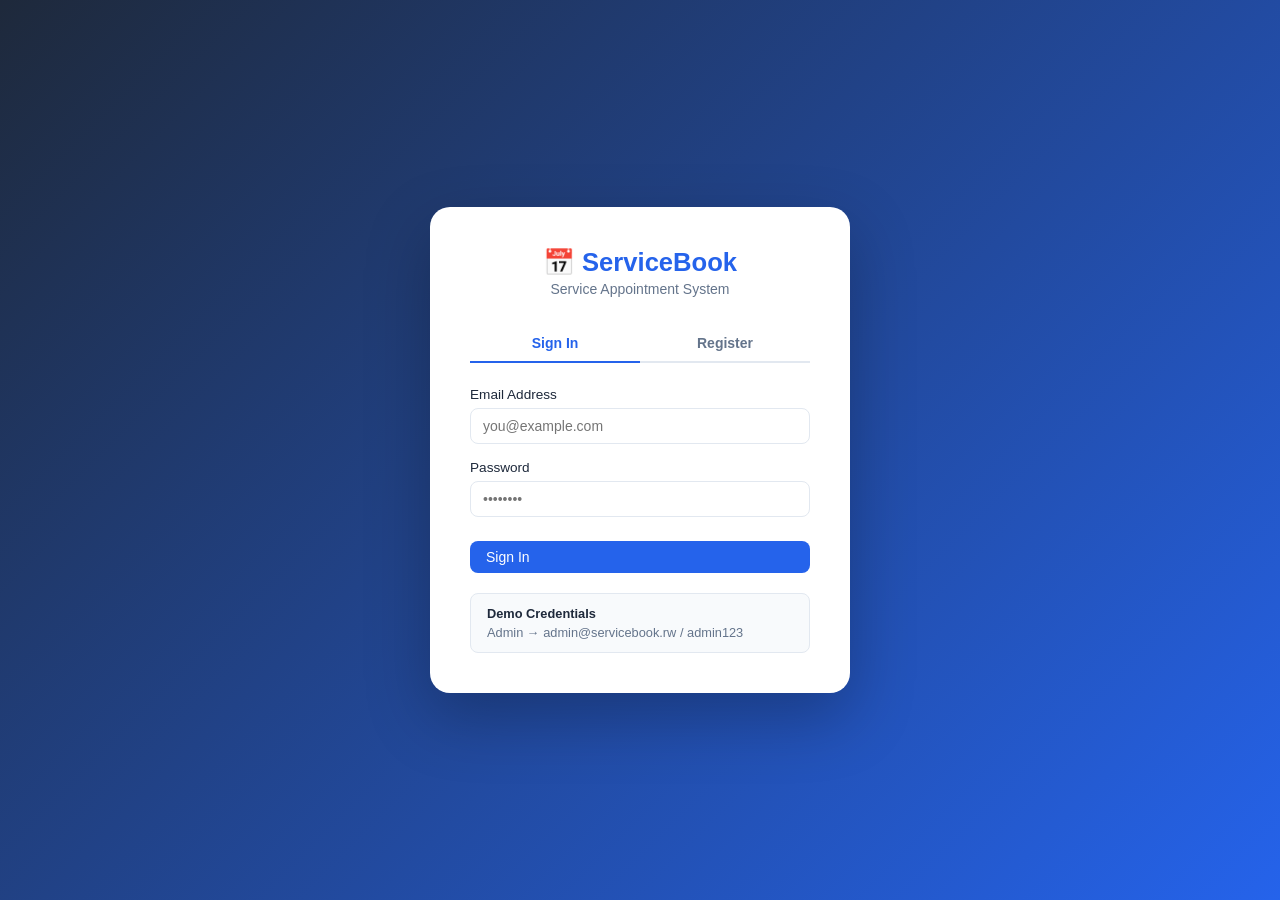
<file: frontend/index.html>
<!DOCTYPE html>
<html lang="en">
<head>
  <meta charset="UTF-8"/>
  <meta name="viewport" content="width=device-width, initial-scale=1.0"/>
  <title>Admin Dashboard — ServiceBook</title>
  <link rel="stylesheet" href="css/style.css"/>
  <style>
    /* ── Dashboard extras ─────────────────────────────────────────────── */
    .section-title { font-size: 1rem; font-weight: 700; margin-bottom: 16px; color: var(--text); }

    /* Status breakdown bar */
    .status-bar-wrap { margin-bottom: 28px; }
    .status-bar { display: flex; height: 12px; border-radius: 8px; overflow: hidden; gap: 2px; margin-bottom: 10px; }
    .sb-seg { height: 100%; border-radius: 4px; transition: width 0.6s ease; }
    .sb-pending   { background: #f59e0b; }
    .sb-confirmed { background: #16a34a; }
    .sb-completed { background: #2563eb; }
    .sb-cancelled { background: #dc2626; }
    .status-legend { display: flex; gap: 16px; flex-wrap: wrap; }
    .sl-item { display: flex; align-items: center; gap: 6px; font-size: 0.8rem; color: var(--text-light); }
    .sl-dot { width: 10px; height: 10px; border-radius: 50%; }

    /* Two-column layout */
    .dash-grid { display: grid; grid-template-columns: 1fr 1fr; gap: 24px; margin-bottom: 24px; }
    @media (max-width: 900px) { .dash-grid { grid-template-columns: 1fr; } }

    /* Activity feed */
    .activity-list { list-style: none; }
    .activity-list li { display: flex; align-items: flex-start; gap: 12px; padding: 12px 0; border-bottom: 1px solid var(--border); font-size: 0.875rem; }
    .activity-list li:last-child { border-bottom: none; }
    .act-icon { width: 32px; height: 32px; border-radius: 50%; display: flex; align-items: center; justify-content: center; font-size: 0.9rem; flex-shrink: 0; }
    .act-blue   { background: #dbeafe; }
    .act-green  { background: #dcfce7; }
    .act-orange { background: #fef3c7; }
    .act-info { flex: 1; }
    .act-info strong { display: block; color: var(--text); }
    .act-info span   { color: var(--text-light); font-size: 0.8rem; }

    /* Top services */
    .top-service-row { display: flex; align-items: center; gap: 12px; padding: 10px 0; border-bottom: 1px solid var(--border); font-size: 0.875rem; }
    .top-service-row:last-child { border-bottom: none; }
    .ts-rank { width: 24px; height: 24px; border-radius: 50%; background: var(--primary); color: #fff; font-size: 0.75rem; font-weight: 700; display: flex; align-items: center; justify-content: center; flex-shrink: 0; }
    .ts-bar-wrap { flex: 1; }
    .ts-name { font-weight: 600; margin-bottom: 4px; }
    .ts-bar { height: 6px; border-radius: 4px; background: #dbeafe; }
    .ts-bar-fill { height: 100%; border-radius: 4px; background: var(--primary); transition: width 0.6s ease; }
    .ts-count { font-weight: 700; color: var(--primary); min-width: 28px; text-align: right; }

    /* Latest users table */
    .mini-table td, .mini-table th { padding: 10px 12px; }

    /* Summary numbers in card header */
    .card-header .sub { font-size: 0.8rem; color: var(--text-light); font-weight: 400; margin-left: 8px; }
  </style>
</head>
<body>

<aside class="sidebar" id="sidebar"></aside>

<main class="main">
  <div class="topbar">
    <h1>Admin Dashboard</h1>
    <div class="topbar-right" id="topbar-user"></div>
  </div>

  <div class="content">

    <!-- ── KPI Cards ─────────────────────────────────────────────────── -->
    <div class="stats-grid" style="margin-bottom:24px;">
      <div class="stat-card">
        <div class="stat-icon blue">👥</div>
        <div class="stat-info"><h3 id="stat-users">—</h3><p>Total Users</p></div>
      </div>
      <div class="stat-card">
        <div class="stat-icon green">🛠️</div>
        <div class="stat-info"><h3 id="stat-services">—</h3><p>Services</p></div>
      </div>
      <div class="stat-card">
        <div class="stat-icon orange">📋</div>
        <div class="stat-info"><h3 id="stat-appointments">—</h3><p>Total Appointments</p></div>
      </div>
      <div class="stat-card">
        <div class="stat-icon purple">🏷️</div>
        <div class="stat-info"><h3 id="stat-categories">—</h3><p>Categories</p></div>
      </div>
    </div>

    <!-- ── Appointment Status Breakdown ──────────────────────────────── -->
    <div class="card status-bar-wrap" style="padding:20px 24px;margin-bottom:24px;">
      <div class="section-title">Appointment Status Breakdown</div>
      <div class="status-bar" id="status-bar">
        <div class="sb-seg sb-pending"   id="bar-pending"   style="width:0%"></div>
        <div class="sb-seg sb-confirmed" id="bar-confirmed" style="width:0%"></div>
        <div class="sb-seg sb-completed" id="bar-completed" style="width:0%"></div>
        <div class="sb-seg sb-cancelled" id="bar-cancelled" style="width:0%"></div>
      </div>
      <div class="status-legend">
        <div class="sl-item"><div class="sl-dot" style="background:#f59e0b"></div><span id="leg-pending">Pending (0)</span></div>
        <div class="sl-item"><div class="sl-dot" style="background:#16a34a"></div><span id="leg-confirmed">Confirmed (0)</span></div>
        <div class="sl-item"><div class="sl-dot" style="background:#2563eb"></div><span id="leg-completed">Completed (0)</span></div>
        <div class="sl-item"><div class="sl-dot" style="background:#dc2626"></div><span id="leg-cancelled">Cancelled (0)</span></div>
      </div>
    </div>

    <!-- ── Two-column: Recent Appointments + Latest Users ────────────── -->
    <div class="dash-grid">

      <!-- Recent Appointments -->
      <div class="card">
        <div class="card-header">
          <h3>Recent Appointments <span class="sub" id="appt-sub"></span></h3>
          <a href="appointments.html" class="btn btn-outline btn-sm">View All</a>
        </div>
        <div class="card-body">
          <div id="recent-appointments"><div class="loading"><div class="spinner"></div></div></div>
        </div>
      </div>

      <!-- Latest Registered Users -->
      <div class="card">
        <div class="card-header">
          <h3>Latest Users</h3>
          <a href="users.html" class="btn btn-outline btn-sm">View All</a>
        </div>
        <div class="card-body">
          <div id="latest-users"><div class="loading"><div class="spinner"></div></div></div>
        </div>
      </div>

    </div>

    <!-- ── Two-column: Top Services + Quick Actions ───────────────────── -->
    <div class="dash-grid">

      <!-- Top Services by Appointment Count -->
      <div class="card" style="padding:20px 24px;">
        <div class="section-title">Top Services by Bookings</div>
        <div id="top-services"><div class="loading"><div class="spinner"></div></div></div>
      </div>

      <!-- Quick Actions -->
      <div class="card" style="padding:20px 24px;">
        <div class="section-title">Quick Actions</div>
        <div class="quick-links" style="grid-template-columns:1fr 1fr;margin-top:0;">
          <a href="users.html"        class="quick-link"><div class="ql-icon">👥</div><span>Manage Users</span></a>
          <a href="services.html"     class="quick-link"><div class="ql-icon">🛠️</div><span>Manage Services</span></a>
          <a href="categories.html"   class="quick-link"><div class="ql-icon">🏷️</div><span>Categories</span></a>
          <a href="appointments.html" class="quick-link"><div class="ql-icon">📋</div><span>Appointments</span></a>
          <a href="locations.html"    class="quick-link"><div class="ql-icon">📍</div><span>Locations</span></a>
          <a href="login.html"        class="quick-link" onclick="logout();return false;"><div class="ql-icon">⏻</div><span>Logout</span></a>
        </div>
      </div>

    </div>

  </div>
</main>

<script src="js/api.js"></script>
<script src="js/auth.js"></script>
<script>
  requireAuth(true);
  buildSidebar('dashboard');

  async function loadDashboard() {
    const [usersRes, servicesRes, appointmentsRes, categoriesRes] = await Promise.all([
      apiFetch('/users?size=5&sortBy=id&direction=DESC'),
      apiFetch('/services?size=100'),
      apiFetch('/appointments?size=200&sortBy=appointmentTime&direction=DESC'),
      apiFetch('/categories')
    ]);

    // ── KPI numbers ──────────────────────────────────────────────────────
    if (usersRes.ok)        document.getElementById('stat-users').textContent        = usersRes.data.totalElements ?? '—';
    if (servicesRes.ok)     document.getElementById('stat-services').textContent     = servicesRes.data.totalElements ?? '—';
    if (appointmentsRes.ok) document.getElementById('stat-appointments').textContent = appointmentsRes.data.totalElements ?? '—';
    if (categoriesRes.ok)   document.getElementById('stat-categories').textContent   = Array.isArray(categoriesRes.data) ? categoriesRes.data.length : '—';

    // ── Status breakdown bar ─────────────────────────────────────────────
    if (appointmentsRes.ok) {
      const all = appointmentsRes.data.content || [];
      const total = all.length || 1;
      const counts = { PENDING: 0, CONFIRMED: 0, COMPLETED: 0, CANCELLED: 0 };
      all.forEach(a => { if (counts[a.status] !== undefined) counts[a.status]++; });

      ['pending','confirmed','completed','cancelled'].forEach(s => {
        const key = s.toUpperCase();
        const pct = ((counts[key] / total) * 100).toFixed(1);
        document.getElementById(`bar-${s}`).style.width = pct + '%';
        document.getElementById(`leg-${s}`).textContent =
          s.charAt(0).toUpperCase() + s.slice(1) + ` (${counts[key]})`;
      });

      // ── Recent appointments table (last 5) ───────────────────────────
      const recent = all.slice(0, 5);
      document.getElementById('appt-sub').textContent = `showing ${recent.length} of ${appointmentsRes.data.totalElements}`;
      const apptContainer = document.getElementById('recent-appointments');
      if (recent.length) {
        const rows = recent.map(a => `
          <tr>
            <td><strong>#${a.id}</strong></td>
            <td>${a.user?.name || '—'}</td>
            <td>${a.service?.name || '—'}</td>
            <td>${formatDateTime(a.appointmentTime)}</td>
            <td>${statusBadge(a.status)}</td>
          </tr>`).join('');
        apptContainer.innerHTML = `
          <table class="mini-table">
            <thead><tr><th>ID</th><th>User</th><th>Service</th><th>Time</th><th>Status</th></tr></thead>
            <tbody>${rows}</tbody>
          </table>`;
      } else {
        apptContainer.innerHTML = '<div class="empty-state"><div class="empty-icon">📋</div><p>No appointments yet</p></div>';
      }

      // ── Top services by booking count ────────────────────────────────
      const serviceCounts = {};
      all.forEach(a => {
        if (a.service?.name) {
          serviceCounts[a.service.name] = (serviceCounts[a.service.name] || 0) + 1;
        }
      });
      const topServices = Object.entries(serviceCounts)
        .sort((a, b) => b[1] - a[1])
        .slice(0, 5);
      const maxCount = topServices[0]?.[1] || 1;
      const tsContainer = document.getElementById('top-services');
      if (topServices.length) {
        tsContainer.innerHTML = topServices.map(([name, count], i) => `
          <div class="top-service-row">
            <div class="ts-rank">${i + 1}</div>
            <div class="ts-bar-wrap">
              <div class="ts-name">${name}</div>
              <div class="ts-bar"><div class="ts-bar-fill" style="width:${(count/maxCount*100).toFixed(0)}%"></div></div>
            </div>
            <div class="ts-count">${count}</div>
          </div>`).join('');
      } else {
        tsContainer.innerHTML = '<div class="empty-state" style="padding:24px;"><div class="empty-icon">📊</div><p>No booking data yet</p></div>';
      }
    }

    // ── Latest users ─────────────────────────────────────────────────────
    const usersContainer = document.getElementById('latest-users');
    if (usersRes.ok && usersRes.data.content?.length) {
      const rows = usersRes.data.content.map(u => `
        <tr>
          <td>
            <div style="display:flex;align-items:center;gap:8px;">
              <div style="width:30px;height:30px;border-radius:50%;background:var(--primary);color:#fff;display:flex;align-items:center;justify-content:center;font-weight:700;font-size:0.85rem;flex-shrink:0;">
                ${u.name.charAt(0).toUpperCase()}
              </div>
              <div>
                <strong style="display:block;">${u.name}</strong>
                <span style="font-size:0.78rem;color:var(--text-light);">${u.email}</span>
              </div>
            </div>
          </td>
          <td><span class="role-chip ${u.role?.name==='ADMIN'?'chip-admin':'chip-user'}">${u.role?.name || '—'}</span></td>
        </tr>`).join('');
      usersContainer.innerHTML = `
        <table class="mini-table">
          <thead><tr><th>User</th><th>Role</th></tr></thead>
          <tbody>${rows}</tbody>
        </table>`;
    } else {
      usersContainer.innerHTML = '<div class="empty-state"><div class="empty-icon">👥</div><p>No users yet</p></div>';
    }
  }

  loadDashboard();
</script>
</body>
</html>
</file>
<file: frontend/css/style.css>
* { margin: 0; padding: 0; box-sizing: border-box; }

:root {
  --primary: #2563eb;
  --primary-dark: #1d4ed8;
  --secondary: #64748b;
  --success: #16a34a;
  --danger: #dc2626;
  --warning: #d97706;
  --bg: #f1f5f9;
  --card: #ffffff;
  --text: #1e293b;
  --text-light: #64748b;
  --border: #e2e8f0;
  --sidebar-w: 240px;
}

body { font-family: 'Segoe UI', sans-serif; background: var(--bg); color: var(--text); display: flex; min-height: 100vh; }

/* Sidebar */
.sidebar {
  width: var(--sidebar-w); background: #1e293b; color: #fff;
  display: flex; flex-direction: column; position: fixed; height: 100vh; z-index: 100;
}
.sidebar-brand { padding: 24px 20px; border-bottom: 1px solid #334155; }
.sidebar-brand h2 { font-size: 1.1rem; font-weight: 700; color: #fff; }
.sidebar-brand p { font-size: 0.75rem; color: #94a3b8; margin-top: 2px; }
.sidebar-nav { flex: 1; padding: 16px 0; }
.nav-item { display: flex; align-items: center; gap: 12px; padding: 12px 20px; color: #94a3b8; text-decoration: none; font-size: 0.9rem; transition: all 0.2s; }
.nav-item:hover, .nav-item.active { background: #334155; color: #fff; }
.nav-item .icon { font-size: 1.1rem; width: 20px; text-align: center; }
.sidebar-footer { padding: 16px 20px; border-top: 1px solid #334155; font-size: 0.75rem; color: #64748b; }

/* Main */
.main { margin-left: var(--sidebar-w); flex: 1; display: flex; flex-direction: column; min-height: 100vh; }
.topbar { background: var(--card); border-bottom: 1px solid var(--border); padding: 16px 28px; display: flex; align-items: center; justify-content: space-between; }
.topbar h1 { font-size: 1.25rem; font-weight: 600; }
.topbar-right { display: flex; align-items: center; gap: 12px; }
.badge { background: var(--primary); color: #fff; padding: 4px 10px; border-radius: 20px; font-size: 0.75rem; }
.content { padding: 28px; flex: 1; }

/* Cards */
.stats-grid { display: grid; grid-template-columns: repeat(auto-fit, minmax(200px, 1fr)); gap: 20px; margin-bottom: 28px; }
.stat-card { background: var(--card); border-radius: 12px; padding: 20px; border: 1px solid var(--border); display: flex; align-items: center; gap: 16px; }
.stat-icon { width: 48px; height: 48px; border-radius: 10px; display: flex; align-items: center; justify-content: center; font-size: 1.4rem; }
.stat-icon.blue { background: #dbeafe; }
.stat-icon.green { background: #dcfce7; }
.stat-icon.orange { background: #fef3c7; }
.stat-icon.purple { background: #ede9fe; }
.stat-info h3 { font-size: 1.6rem; font-weight: 700; }
.stat-info p { font-size: 0.8rem; color: var(--text-light); }

/* Table card */
.card { background: var(--card); border-radius: 12px; border: 1px solid var(--border); overflow: hidden; }
.card-header { padding: 18px 24px; border-bottom: 1px solid var(--border); display: flex; align-items: center; justify-content: space-between; }
.card-header h3 { font-size: 1rem; font-weight: 600; }
.card-body { padding: 0; }

/* Buttons */
.btn { display: inline-flex; align-items: center; gap: 6px; padding: 8px 16px; border-radius: 8px; border: none; cursor: pointer; font-size: 0.875rem; font-weight: 500; transition: all 0.2s; text-decoration: none; }
.btn-primary { background: var(--primary); color: #fff; }
.btn-primary:hover { background: var(--primary-dark); }
.btn-success { background: var(--success); color: #fff; }
.btn-danger { background: var(--danger); color: #fff; }
.btn-warning { background: var(--warning); color: #fff; }
.btn-secondary { background: var(--border); color: var(--text); }
.btn-sm { padding: 5px 10px; font-size: 0.8rem; }
.btn-outline { background: transparent; border: 1px solid var(--primary); color: var(--primary); }

/* Table */
table { width: 100%; border-collapse: collapse; }
thead th { background: #f8fafc; padding: 12px 16px; text-align: left; font-size: 0.8rem; font-weight: 600; color: var(--text-light); text-transform: uppercase; letter-spacing: 0.05em; border-bottom: 1px solid var(--border); }
tbody td { padding: 14px 16px; border-bottom: 1px solid var(--border); font-size: 0.875rem; }
tbody tr:last-child td { border-bottom: none; }
tbody tr:hover { background: #f8fafc; }

/* Status badges */
.status { padding: 3px 10px; border-radius: 20px; font-size: 0.75rem; font-weight: 600; }
.status-pending { background: #fef3c7; color: #92400e; }
.status-confirmed { background: #dcfce7; color: #166534; }
.status-cancelled { background: #fee2e2; color: #991b1b; }
.status-completed { background: #dbeafe; color: #1e40af; }

/* Modal */
.modal-overlay { display: none; position: fixed; inset: 0; background: rgba(0,0,0,0.5); z-index: 1000; align-items: center; justify-content: center; }
.modal-overlay.open { display: flex; }
.modal { background: var(--card); border-radius: 16px; width: 100%; max-width: 520px; max-height: 90vh; overflow-y: auto; box-shadow: 0 20px 60px rgba(0,0,0,0.2); }
.modal-header { padding: 20px 24px; border-bottom: 1px solid var(--border); display: flex; align-items: center; justify-content: space-between; }
.modal-header h3 { font-size: 1rem; font-weight: 600; }
.modal-close { background: none; border: none; font-size: 1.4rem; cursor: pointer; color: var(--text-light); line-height: 1; }
.modal-body { padding: 24px; }
.modal-footer { padding: 16px 24px; border-top: 1px solid var(--border); display: flex; gap: 10px; justify-content: flex-end; }

/* Form */
.form-group { margin-bottom: 16px; }
.form-group label { display: block; font-size: 0.85rem; font-weight: 500; margin-bottom: 6px; color: var(--text); }
.form-control { width: 100%; padding: 9px 12px; border: 1px solid var(--border); border-radius: 8px; font-size: 0.875rem; outline: none; transition: border 0.2s; background: #fff; }
.form-control:focus { border-color: var(--primary); box-shadow: 0 0 0 3px rgba(37,99,235,0.1); }
.form-row { display: grid; grid-template-columns: 1fr 1fr; gap: 16px; }

/* Search bar */
.search-bar { display: flex; gap: 10px; margin-bottom: 20px; }
.search-bar input { flex: 1; padding: 9px 14px; border: 1px solid var(--border); border-radius: 8px; font-size: 0.875rem; outline: none; }
.search-bar input:focus { border-color: var(--primary); }

/* Alert */
.alert { padding: 12px 16px; border-radius: 8px; margin-bottom: 16px; font-size: 0.875rem; display: none; }
.alert.show { display: block; }
.alert-success { background: #dcfce7; color: #166534; border: 1px solid #bbf7d0; }
.alert-error { background: #fee2e2; color: #991b1b; border: 1px solid #fecaca; }

/* Pagination */
.pagination { display: flex; align-items: center; gap: 8px; padding: 16px 24px; border-top: 1px solid var(--border); }
.page-btn { padding: 6px 12px; border: 1px solid var(--border); border-radius: 6px; background: #fff; cursor: pointer; font-size: 0.85rem; }
.page-btn.active { background: var(--primary); color: #fff; border-color: var(--primary); }
.page-btn:disabled { opacity: 0.4; cursor: not-allowed; }
.page-info { font-size: 0.85rem; color: var(--text-light); margin-left: auto; }

/* Empty state */
.empty-state { text-align: center; padding: 48px 24px; color: var(--text-light); }
.empty-state .empty-icon { font-size: 3rem; margin-bottom: 12px; }
.empty-state p { font-size: 0.9rem; }

/* Loading */
.loading { text-align: center; padding: 32px; color: var(--text-light); }
.spinner { display: inline-block; width: 24px; height: 24px; border: 3px solid var(--border); border-top-color: var(--primary); border-radius: 50%; animation: spin 0.8s linear infinite; }
@keyframes spin { to { transform: rotate(360deg); } }

/* Dashboard quick links */
.quick-links { display: grid; grid-template-columns: repeat(auto-fit, minmax(180px, 1fr)); gap: 16px; margin-top: 24px; }
.quick-link { background: var(--card); border: 1px solid var(--border); border-radius: 12px; padding: 20px; text-align: center; text-decoration: none; color: var(--text); transition: all 0.2s; }
.quick-link:hover { border-color: var(--primary); box-shadow: 0 4px 12px rgba(37,99,235,0.1); transform: translateY(-2px); }
.quick-link .ql-icon { font-size: 2rem; margin-bottom: 8px; }
.quick-link span { font-size: 0.9rem; font-weight: 500; }

@media (max-width: 768px) {
  .sidebar { transform: translateX(-100%); }
  .main { margin-left: 0; }
  .form-row { grid-template-columns: 1fr; }
  .stats-grid { grid-template-columns: 1fr 1fr; }
}

/* ── Auth pages ──────────────────────────────────────────────────────────── */
.auth-page { background: linear-gradient(135deg, #1e293b 0%, #2563eb 100%); min-height: 100vh; display: flex; align-items: center; justify-content: center; }
.auth-card { background: #fff; border-radius: 20px; padding: 40px; width: 100%; max-width: 420px; box-shadow: 0 24px 64px rgba(0,0,0,0.25); }
.auth-logo { text-align: center; margin-bottom: 28px; }
.auth-logo h1 { font-size: 1.6rem; font-weight: 800; color: var(--primary); }
.auth-logo p { color: var(--text-light); font-size: 0.875rem; margin-top: 4px; }
.auth-tabs { display: flex; border-bottom: 2px solid var(--border); margin-bottom: 24px; }
.auth-tab { flex: 1; padding: 10px; text-align: center; cursor: pointer; font-weight: 600; font-size: 0.875rem; color: var(--text-light); border-bottom: 2px solid transparent; margin-bottom: -2px; transition: all 0.2s; }
.auth-tab.active { color: var(--primary); border-bottom-color: var(--primary); }
.auth-form { display: none; }
.auth-form.active { display: block; }
.auth-footer { text-align: center; margin-top: 20px; font-size: 0.85rem; color: var(--text-light); }
.auth-footer a { color: var(--primary); text-decoration: none; font-weight: 600; }
.demo-creds { background: #f8fafc; border: 1px solid var(--border); border-radius: 8px; padding: 12px 16px; margin-top: 20px; font-size: 0.8rem; color: var(--text-light); }
.demo-creds strong { color: var(--text); display: block; margin-bottom: 4px; }

/* ── Sidebar user block ───────────────────────────────────────────────────── */
.sidebar-user { display: flex; align-items: center; gap: 10px; margin-bottom: 12px; }
.su-avatar { width: 36px; height: 36px; border-radius: 50%; background: var(--primary); color: #fff; display: flex; align-items: center; justify-content: center; font-weight: 700; font-size: 1rem; flex-shrink: 0; }
.su-info { overflow: hidden; }
.su-info strong { display: block; font-size: 0.85rem; color: #fff; white-space: nowrap; overflow: hidden; text-overflow: ellipsis; }
.su-info span { font-size: 0.75rem; color: #94a3b8; }
.btn-logout { width: 100%; padding: 8px; background: #334155; border: none; border-radius: 8px; color: #94a3b8; cursor: pointer; font-size: 0.85rem; transition: all 0.2s; }
.btn-logout:hover { background: var(--danger); color: #fff; }

/* ── Role chips ──────────────────────────────────────────────────────────── */
.role-chip { padding: 3px 10px; border-radius: 20px; font-size: 0.75rem; font-weight: 700; }
.chip-admin { background: #fef3c7; color: #92400e; }
.chip-user  { background: #dbeafe; color: #1e40af; }
.topbar-name { font-size: 0.875rem; font-weight: 600; }

/* ── User dashboard ──────────────────────────────────────────────────────── */
.welcome-banner { background: linear-gradient(135deg, var(--primary), #7c3aed); border-radius: 16px; padding: 28px 32px; color: #fff; margin-bottom: 28px; }
.welcome-banner h2 { font-size: 1.5rem; font-weight: 700; }
.welcome-banner p { opacity: 0.85; margin-top: 6px; }
.service-grid { display: grid; grid-template-columns: repeat(auto-fill, minmax(240px, 1fr)); gap: 20px; }
.service-card { background: var(--card); border: 1px solid var(--border); border-radius: 12px; padding: 20px; transition: all 0.2s; }
.service-card:hover { border-color: var(--primary); box-shadow: 0 4px 16px rgba(37,99,235,0.1); transform: translateY(-2px); }
.service-card h4 { font-size: 1rem; font-weight: 600; margin-bottom: 6px; }
.service-card p { font-size: 0.85rem; color: var(--text-light); margin-bottom: 12px; }
.service-price { font-size: 1.1rem; font-weight: 700; color: var(--primary); margin-bottom: 14px; }
</file>
